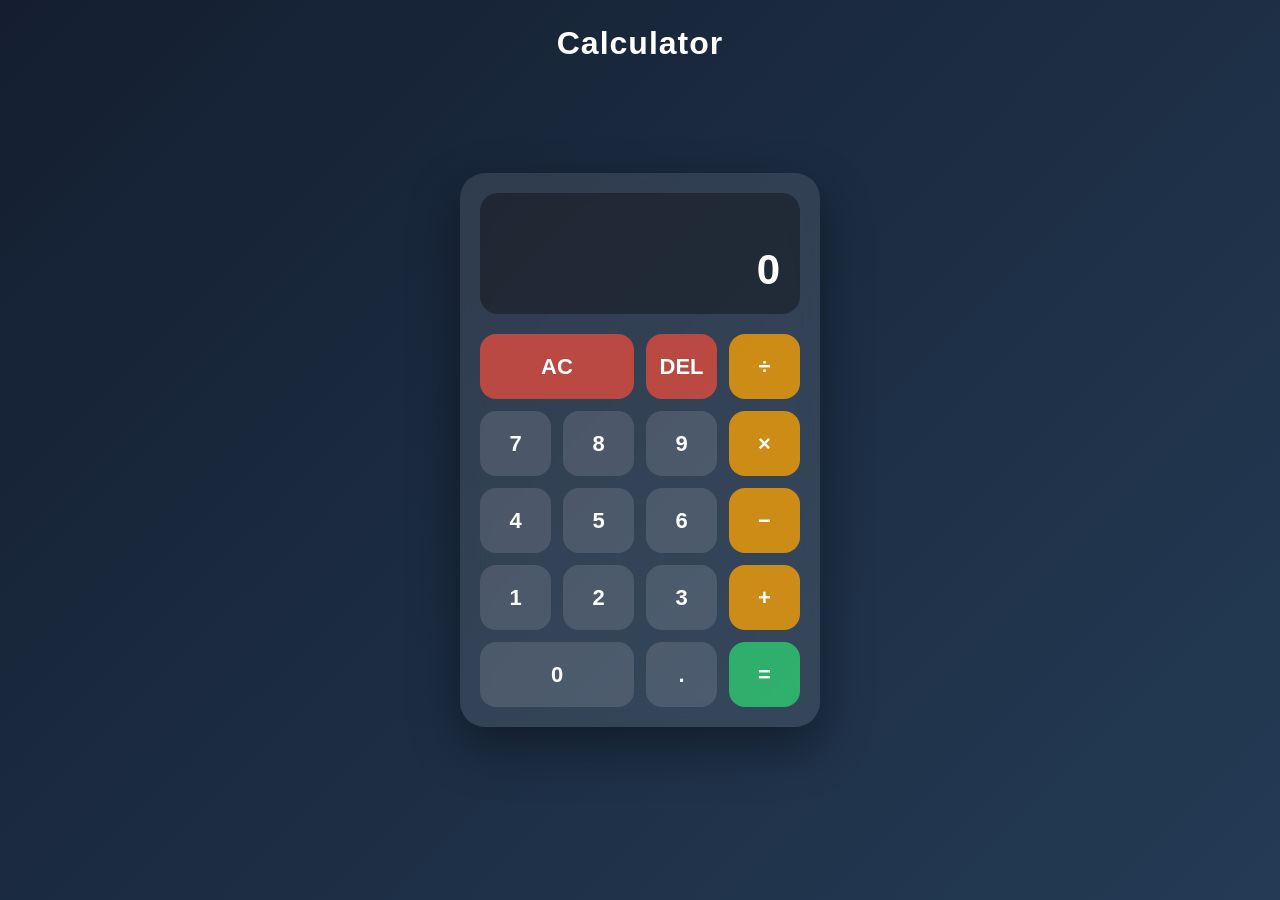
<file: calculator/index.html>
<!DOCTYPE html>
<html lang="en">
<head>
    <meta charset="UTF-8">
    <meta name="viewport" content="width=device-width, initial-scale=1.0">
    <title>Modern Calculator</title>

    <link rel="stylesheet" href="style.css">
</head>

<body>
    <h1 class="title">Calculator</h1>
    <div class="calculator">

        <div class="display">
            <div id="previous-operand"></div>
            <div id="current-operand">0</div>
        </div>

        <div class="buttons">

            <button class="span-two action" data-action="clear">AC</button>
            <button class="action" data-action="delete">DEL</button>
            <button class="operator" data-operator="/">÷</button>

            <button class="number">7</button>
            <button class="number">8</button>
            <button class="number">9</button>
            <button class="operator" data-operator="*">×</button>

            <button class="number">4</button>
            <button class="number">5</button>
            <button class="number">6</button>
            <button class="operator" data-operator="-">−</button>

            <button class="number">1</button>
            <button class="number">2</button>
            <button class="number">3</button>
            <button class="operator" data-operator="+">+</button>

            <button class="number span-two">0</button>
            <button class="number">.</button>
            <button class="equals">=</button>

        </div>

    </div>

    <script src="script.js"></script>

</body>
</html>
</file>
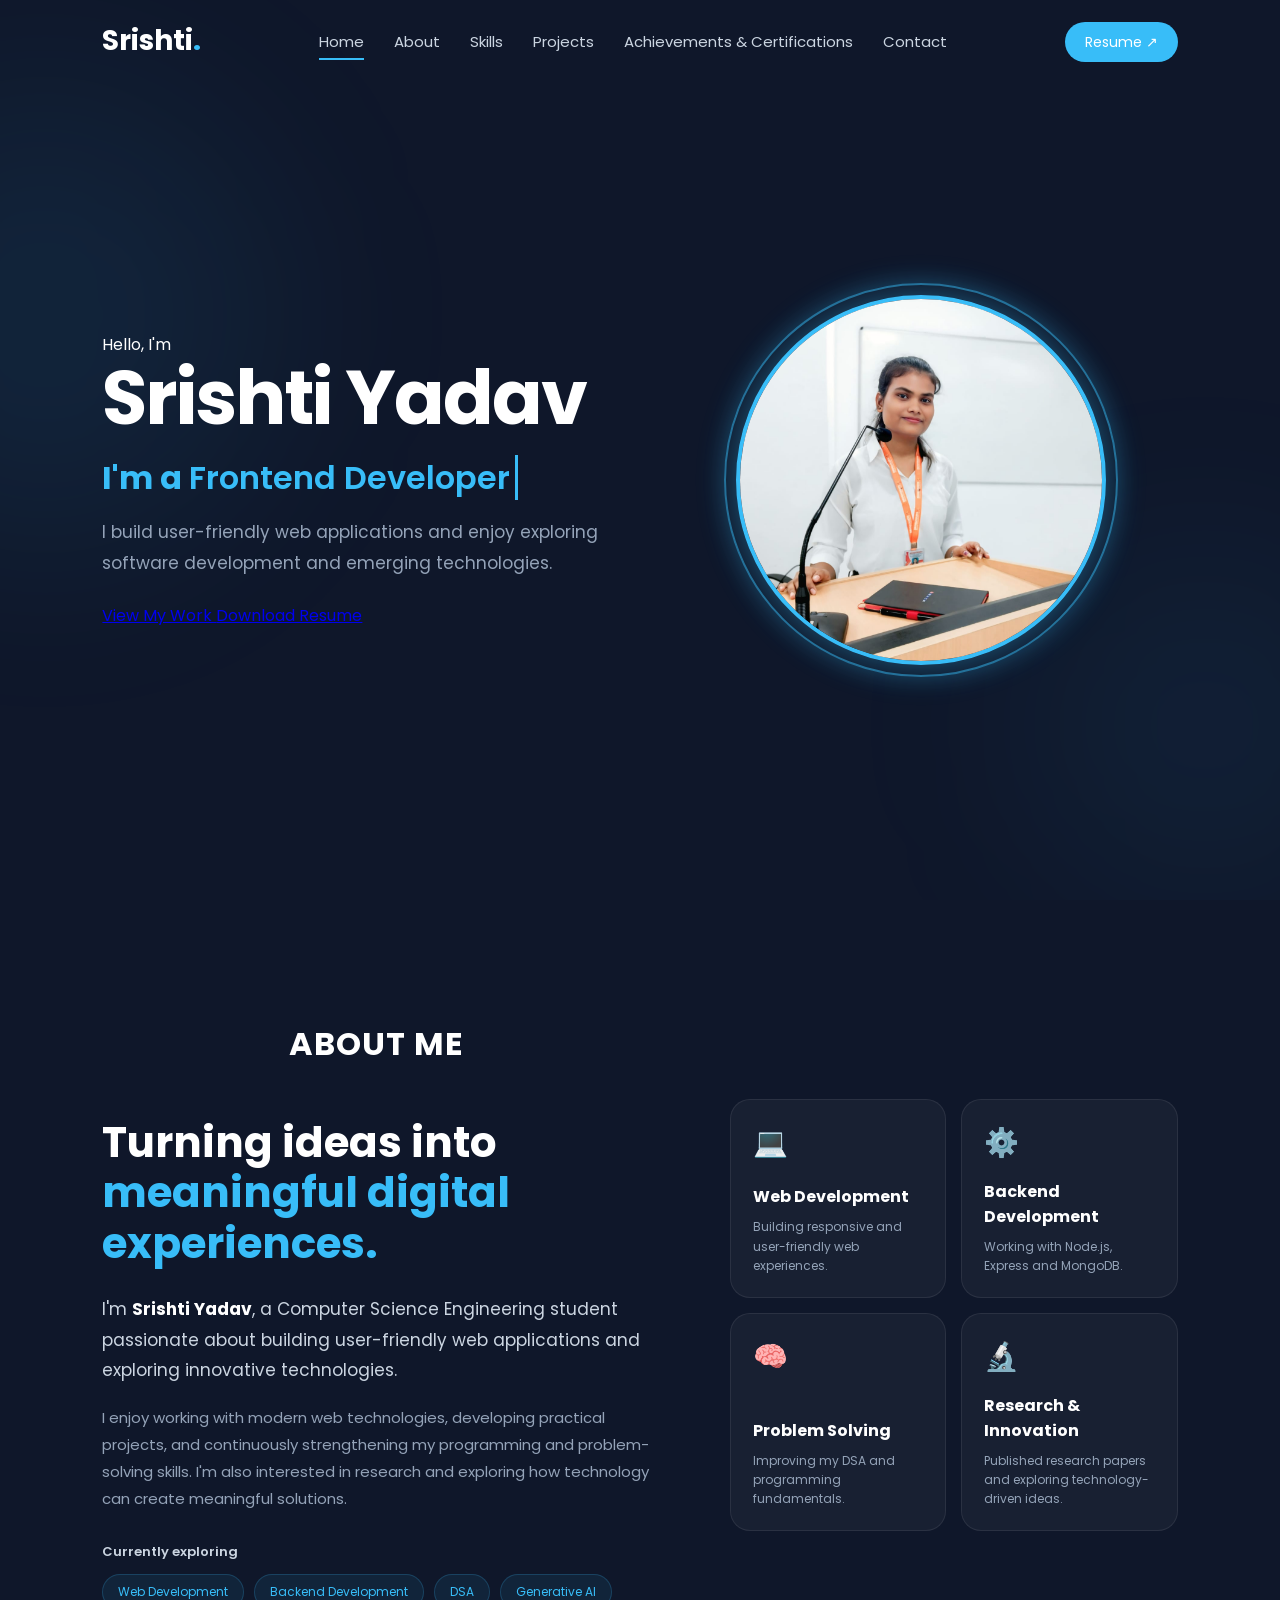
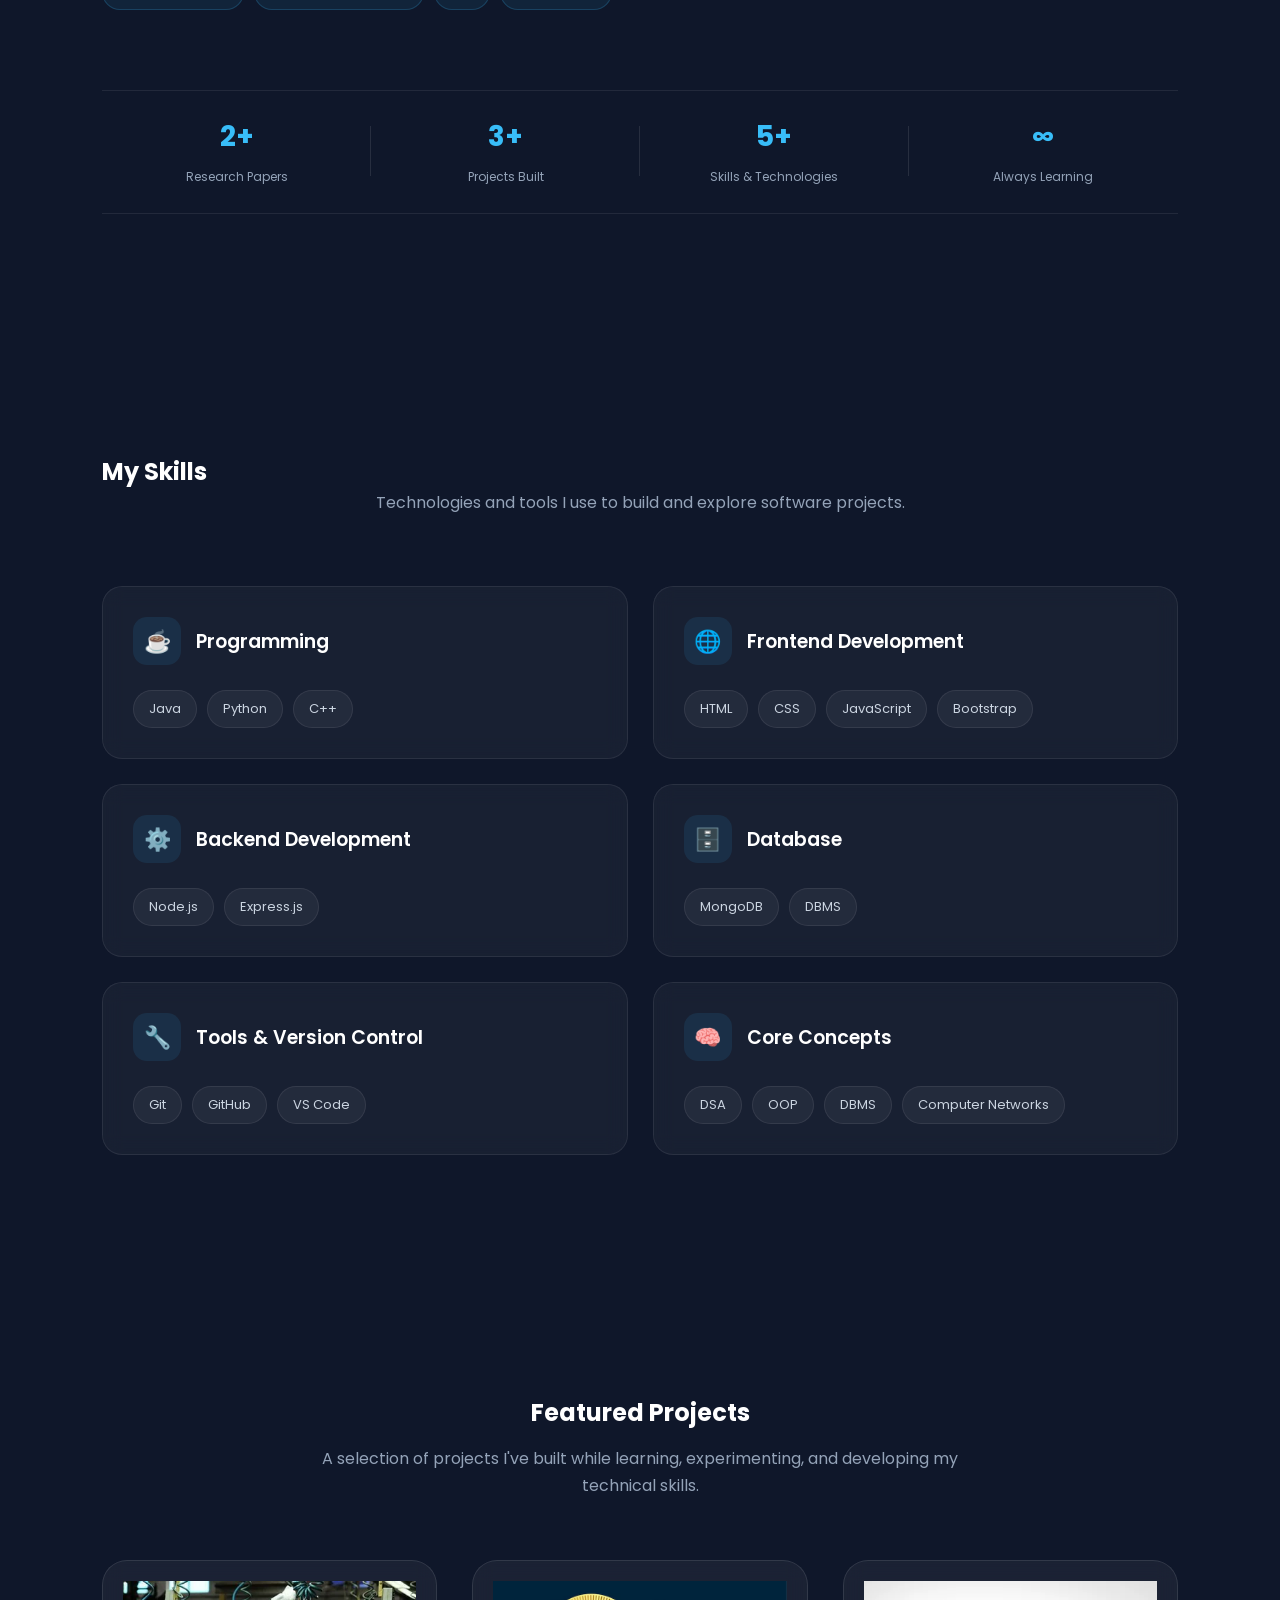
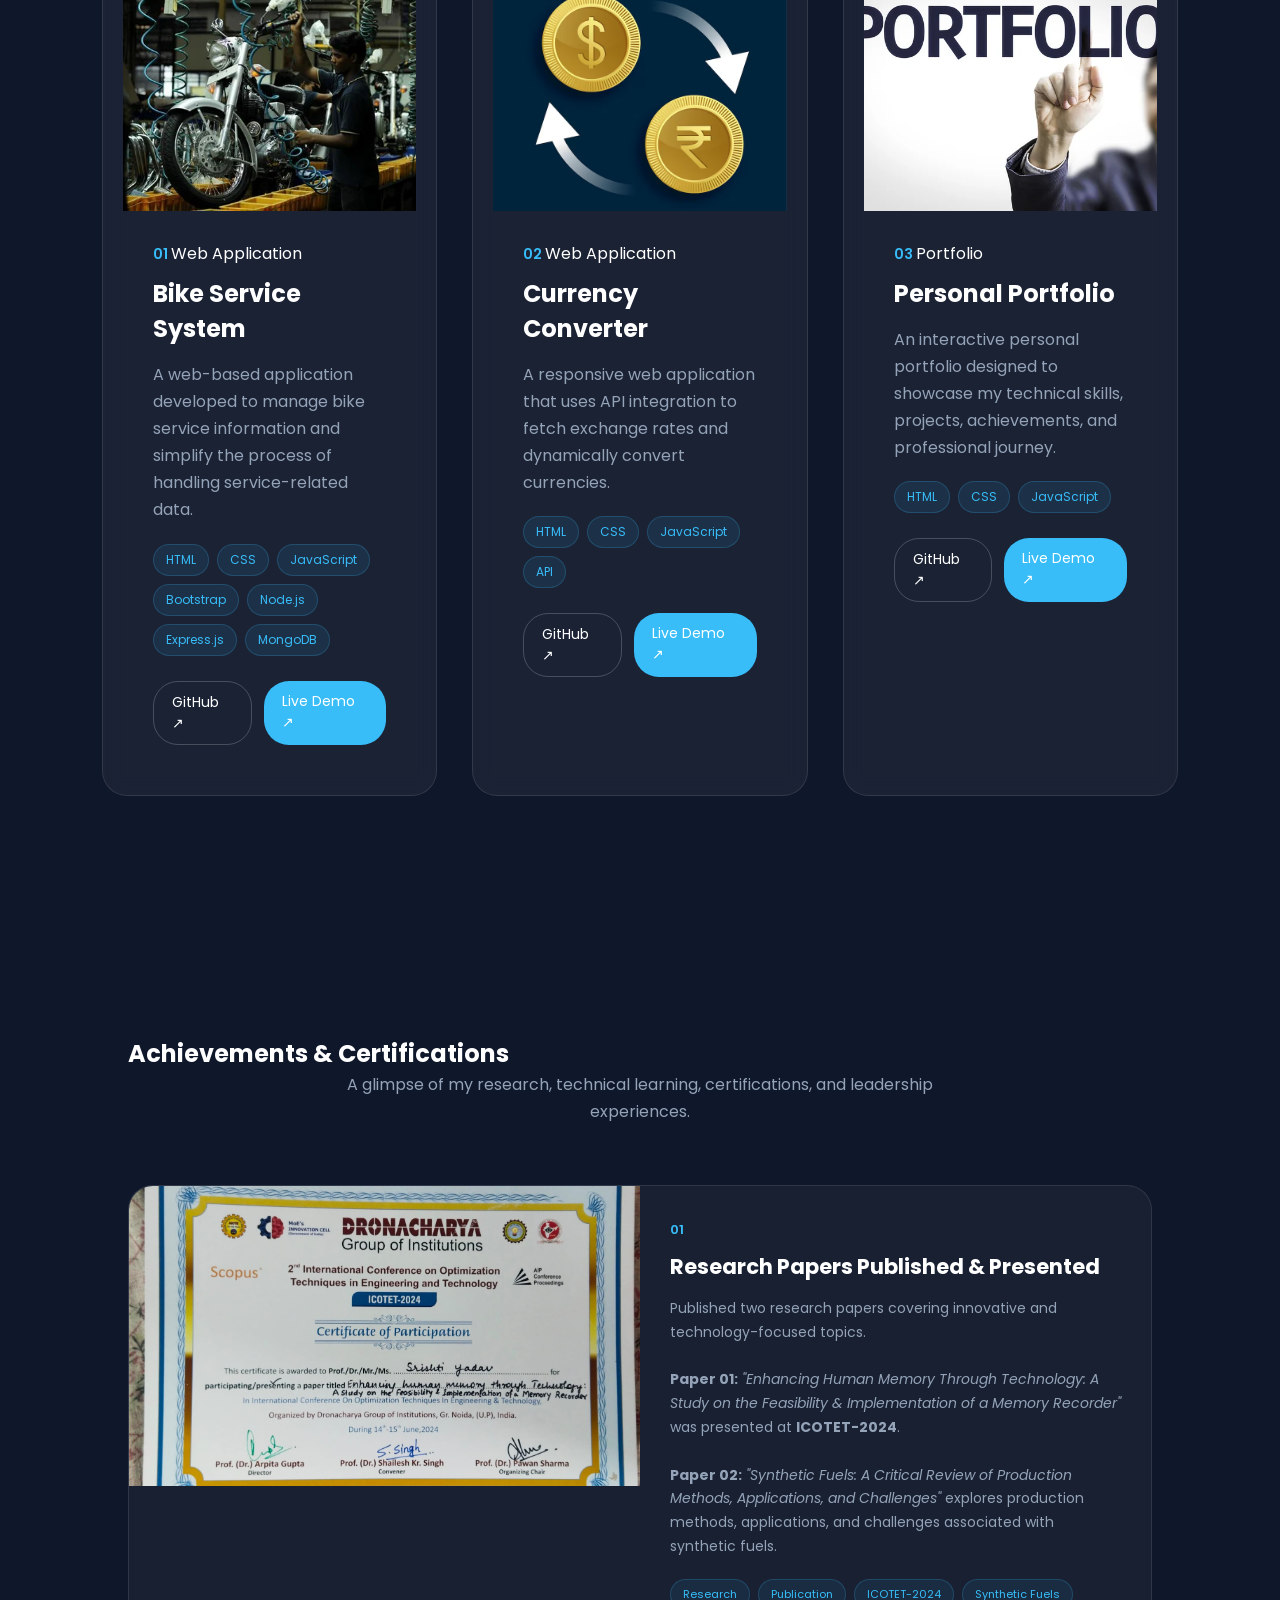
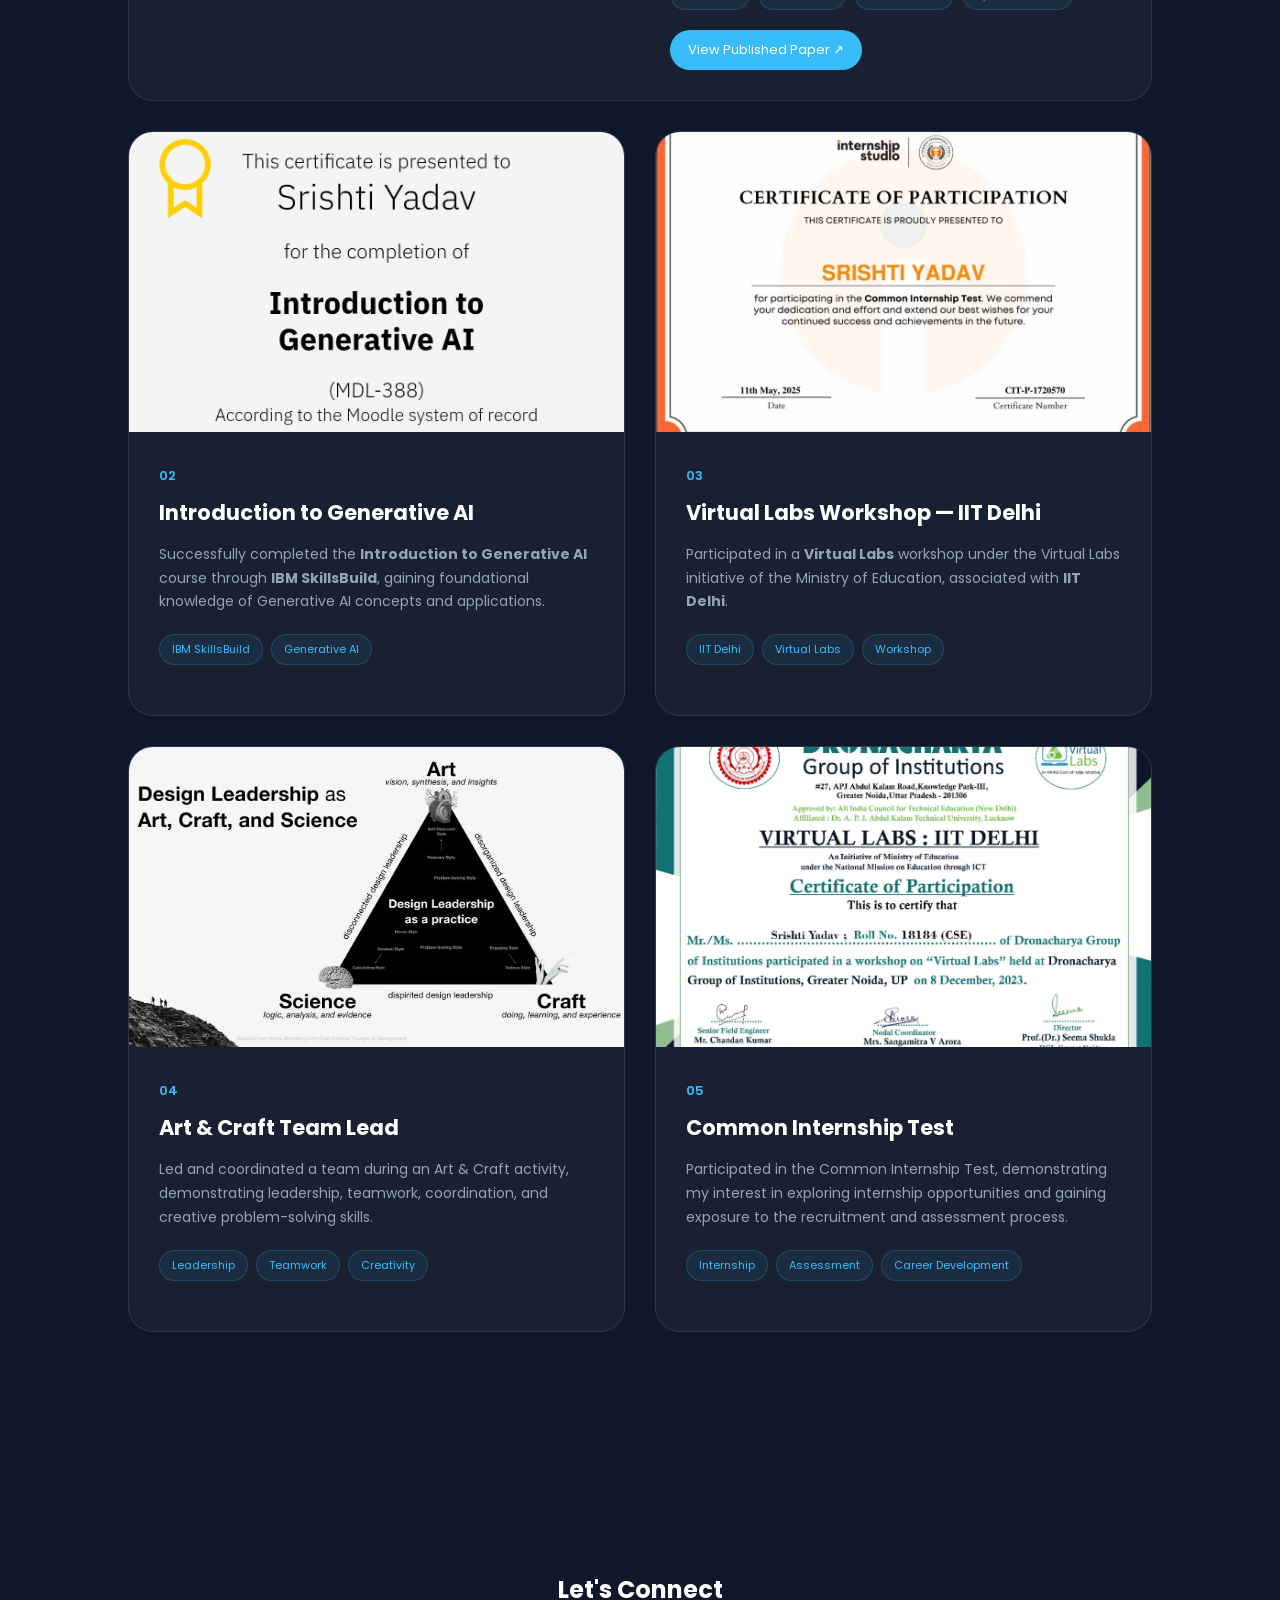
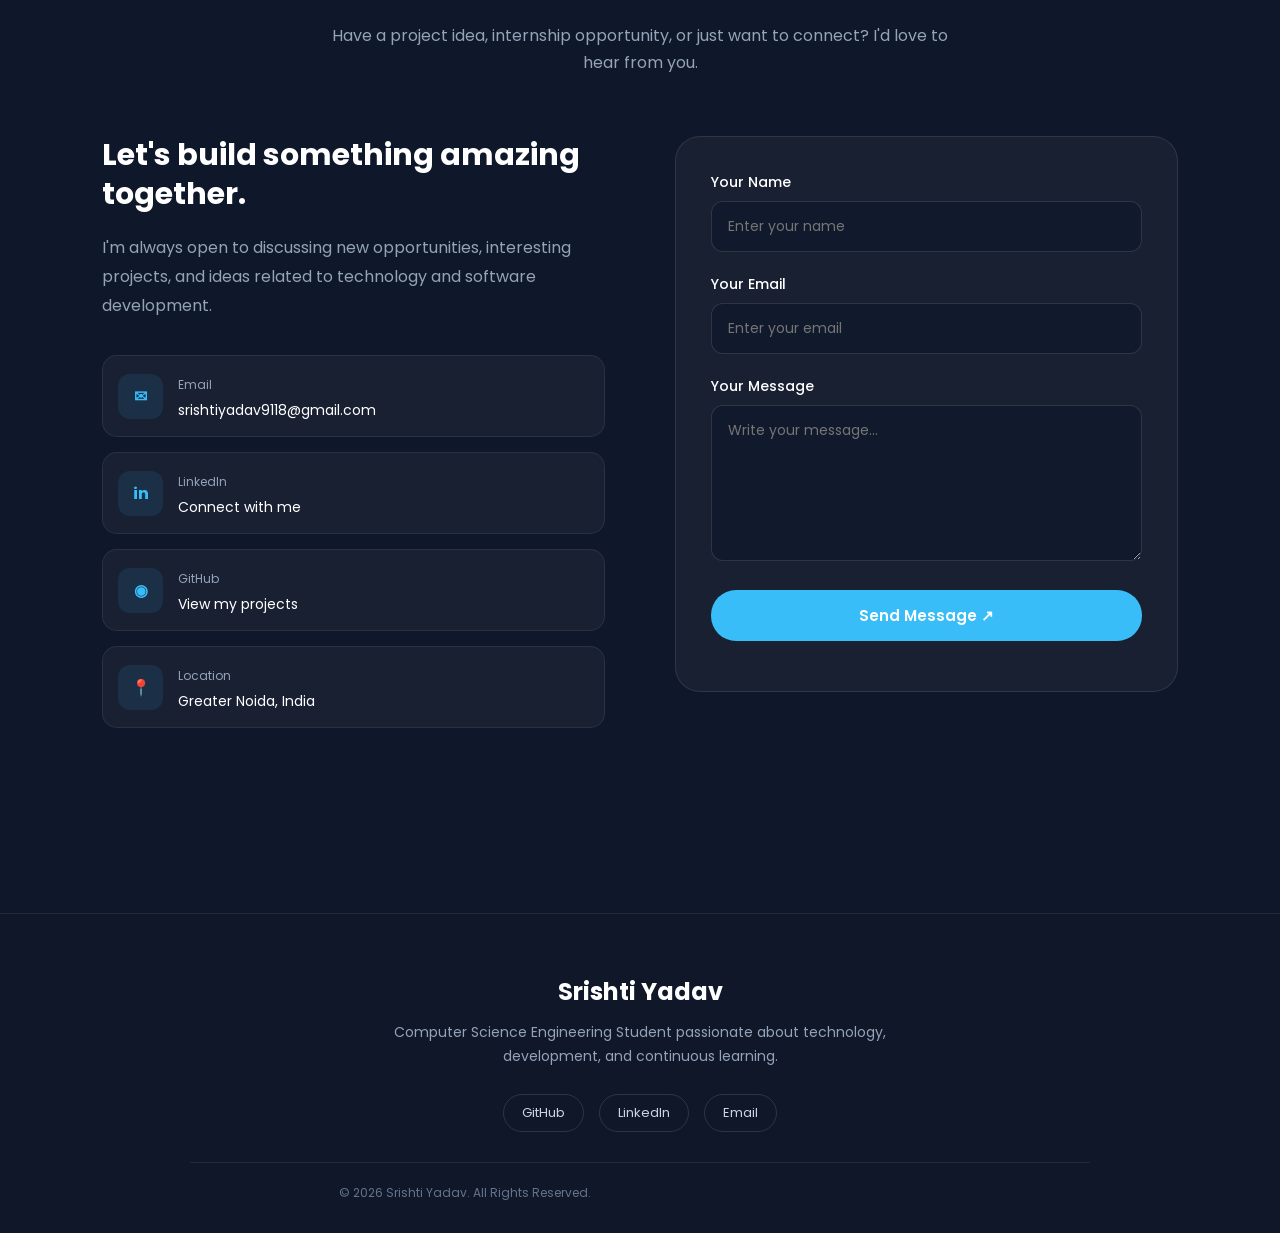
<file: portfolio site/index.html>
<!DOCTYPE html>
<html lang="en">
<head>
    <meta charset="UTF-8">
    <meta name="viewport" content="width=device-width, initial-scale=1.0">
    <title>Srishti Yadav | Portfolio</title>
    <link rel="stylesheet" href="style.css">
</head>
<body>

    <!-- ===== NAVBAR ===== -->
    <header class="navbar">

    <nav>

        <!-- Logo -->
        <a href="#home" class="logo">
            Srishti<span>.</span>
        </a>

        <!-- Navigation Links -->
        <ul class="nav-links">

            <li>
                <a href="#home" class="active">Home</a>
            </li>

            <li>
                <a href="#about">About</a>
            </li>

            <li>
                <a href="#skills">Skills</a>
            </li>

            <li>
                <a href="#projects">Projects</a>
            </li>

            <li>
                <a href="#Achievements">Achievements & Certifications</a>
            </li>

            <li>
                <a href="#contact">Contact</a>
            </li>

        </ul>

        <!-- Right Side -->
        <div class="nav-actions">

            <a href="resume.pdf"
               class="resume-btn"
               download>
                Resume ↗
            </a>

            <!-- Mobile Menu -->
            <div class="menu-icon">
                ☰
            </div>

        </div>

    </nav>

</header>

    <!-- ===== HERO SECTION ===== -->
    <section id="home">

    <div class="hero-content">

        <p class="intro">Hello, I'm</p>

        <h1>Srishti Yadav</h1>

        <h2>
            I'm a <span class="typing-text"></span>
        </h2>

        <p class="description">
            I build user-friendly web applications and enjoy
            exploring software development and emerging technologies.
        </p>

        <div class="hero-buttons">

            <a href="#projects" class="btn primary">
                View My Work
            </a>

            <a href="resume.pdf"
               class="btn secondary"
               download>
                Download Resume
            </a>

        </div>

    </div>

    <div class="hero-image">

        <img src="images/profile.jpeg"
             alt="Srishti Yadav">

    </div>

</section>

    <!-- ===== ABOUT ===== -->
    <!-- ===== ABOUT SECTION ===== -->

<section id="about" class="about-section reveal">

    <div class="about-container">

        <!-- LEFT SIDE -->

        <div class="about-text">

            <span class="about-label">
                ABOUT ME
            </span>

            <h2>
                Turning ideas into
                <span>meaningful digital experiences.</span>
            </h2>

            <p class="about-intro">

                I'm <strong>Srishti Yadav</strong>, a Computer Science
                Engineering student passionate about building
                user-friendly web applications and exploring
                innovative technologies.

            </p>

            <p>

                I enjoy working with modern web technologies,
                developing practical projects, and continuously
                strengthening my programming and problem-solving skills.
                I'm also interested in research and exploring how
                technology can create meaningful solutions.

            </p>

            <div class="about-focus">

                <span>Currently exploring</span>

                <div class="focus-tags">

                    <span>Web Development</span>
                    <span>Backend Development</span>
                    <span>DSA</span>
                    <span>Generative AI</span>

                </div>

            </div>

        </div>


        <!-- RIGHT SIDE -->

        <div class="about-highlights">


            <div class="highlight-card">

                <div class="highlight-icon">
                    💻
                </div>

                <div>

                    <h3>
                        Web Development
                    </h3>

                    <p>
                        Building responsive and
                        user-friendly web experiences.
                    </p>

                </div>

            </div>


            <div class="highlight-card">

                <div class="highlight-icon">
                    ⚙️
                </div>

                <div>

                    <h3>
                        Backend Development
                    </h3>

                    <p>
                        Working with Node.js,
                        Express and MongoDB.
                    </p>

                </div>

            </div>


            <div class="highlight-card">

                <div class="highlight-icon">
                    🧠
                </div>

                <div>

                    <h3>
                        Problem Solving
                    </h3>

                    <p>
                        Improving my DSA and
                        programming fundamentals.
                    </p>

                </div>

            </div>


            <div class="highlight-card">

                <div class="highlight-icon">
                    🔬
                </div>

                <div>

                    <h3>
                        Research & Innovation
                    </h3>

                    <p>
                        Published research papers and
                        exploring technology-driven ideas.
                    </p>

                </div>

            </div>


        </div>

    </div>


    <!-- ===== QUICK HIGHLIGHTS ===== -->

    <div class="about-stats">


        <div class="about-stat">

            <span class="stat-number">
                2+
            </span>

            <span class="stat-label">
                Research Papers
            </span>

        </div>


        <div class="about-stat">

            <span class="stat-number">
                3+
            </span>

            <span class="stat-label">
                Projects Built
            </span>

        </div>


        <div class="about-stat">

            <span class="stat-number">
                5+
            </span>

            <span class="stat-label">
                Skills & Technologies
            </span>

        </div>


        <div class="about-stat">

            <span class="stat-number">
                ∞
            </span>

            <span class="stat-label">
                Always Learning
            </span>

        </div>


    </div>

</section>
    <!-- ===== SKILLS ===== -->
    <!-- ===== SKILLS SECTION ===== -->

<section id="skills" class="reveal">

    <h2 class="section-title">My Skills</h2>

    <p class="section-subtitle">
        Technologies and tools I use to build and explore software projects.
    </p>

    <div class="skills-container">

        <!-- Programming -->
        <!-- Programming -->

<div class="skill-card">

    <div class="skill-card-header">

        <div class="skill-icon">☕</div>

        <h3>Programming</h3>

    </div>

    <div class="skill-tags">

        <span>Java</span>
        <span>Python</span>
        <span>C++</span>

    </div>

</div>


        <!-- Frontend -->
        <div class="skill-card">

            <div class="skill-card-header">
                <div class="skill-icon">🌐</div>
                <h3>Frontend Development</h3>
            </div>

            <div class="skill-tags">
                <span>HTML</span>
                <span>CSS</span>
                <span>JavaScript</span>
                <span>Bootstrap</span>
            </div>

        </div>


        <!-- Backend -->
        <div class="skill-card">

            <div class="skill-card-header">
                <div class="skill-icon">⚙️</div>
                <h3>Backend Development</h3>
            </div>

            <div class="skill-tags">
                <span>Node.js</span>
                <span>Express.js</span>
            </div>

        </div>


        <!-- Database -->
        <div class="skill-card">

            <div class="skill-card-header">
                <div class="skill-icon">🗄️</div>
                <h3>Database</h3>
            </div>

            <div class="skill-tags">
                <span>MongoDB</span>
                <span>DBMS</span>
            </div>

        </div>
        <!-- Tools & Version Control -->
<div class="skill-card">

    <div class="skill-card-header">
        <div class="skill-icon">🔧</div>
        <h3>Tools & Version Control</h3>
    </div>

    <div class="skill-tags">
        <span>Git</span>
        <span>GitHub</span>
        <span>VS Code</span>
    </div>

</div>
<!-- Core Concepts -->

<div class="skill-card">

    <div class="skill-card-header">

        <div class="skill-icon">🧠</div>

        <h3>Core Concepts</h3>

    </div>

    <div class="skill-tags">

        <span>DSA</span>
        <span>OOP</span>
        <span>DBMS</span>
        <span>Computer Networks</span>

    </div>

</div>

    </div>

</section>

     <!-- ===== PROJECTS SECTION ===== -->

<section id="projects" class="reveal">

    <h2 class="section-title">Featured Projects</h2>

    <p class="section-subtitle">
        A selection of projects I've built while learning,
        experimenting, and developing my technical skills.
    </p>


    <div class="projects-container">


        <!-- ================= PROJECT 1 ================= -->

        <div class="project-card">

            <div class="project-image">

                <img src="images/bike-service.png"
                     alt="Bike Service System Project">

                <div class="project-overlay">

                    <span class="project-type">
                        Full Stack Project
                    </span>

                </div>

            </div>


            <div class="project-content">

                <div class="project-top">

                    <span class="project-number">
                        01
                    </span>

                    <span class="project-category">
                        Web Application
                    </span>

                </div>


                <h3>Bike Service System</h3>


                <p>
                    A web-based application developed to manage
                    bike service information and simplify the
                    process of handling service-related data.
                </p>


                <div class="tech-stack">

                    <span>HTML</span>
                    <span>CSS</span>
                    <span>JavaScript</span>
                    <span>Bootstrap</span>
                    <span>Node.js</span>
                    <span>Express.js</span>
                    <span>MongoDB</span>

                </div>


                <div class="project-buttons">

                    <!-- Replace with your actual GitHub URL -->

                    <a href="YOUR_GITHUB_LINK"
                       target="_blank"
                       rel="noopener noreferrer"
                       class="github-btn">

                        GitHub ↗

                    </a>


                    <!-- Add only if you have a deployed project -->

                    <a href="YOUR_LIVE_DEMO_LINK"
                       target="_blank"
                       rel="noopener noreferrer"
                       class="demo-btn">

                        Live Demo ↗

                    </a>

                </div>

            </div>

        </div>



        <!-- ================= PROJECT 2 ================= -->

        <div class="project-card">

            <div class="project-image">

                <img src="images/currency-converter.png"
                     alt="Currency Converter Project">

                <div class="project-overlay">

                    <span class="project-type">
                        API Based Project
                    </span>

                </div>

            </div>


            <div class="project-content">

                <div class="project-top">

                    <span class="project-number">
                        02
                    </span>

                    <span class="project-category">
                        Web Application
                    </span>

                </div>


                <h3>Currency Converter</h3>


                <p>
                    A responsive web application that uses API
                    integration to fetch exchange rates and
                    dynamically convert currencies.
                </p>


                <div class="tech-stack">

                    <span>HTML</span>
                    <span>CSS</span>
                    <span>JavaScript</span>
                    <span>API</span>

                </div>


                <div class="project-buttons">

                    <a href="YOUR_GITHUB_LINK"
                       target="_blank"
                       rel="noopener noreferrer"
                       class="github-btn">

                        GitHub ↗

                    </a>


                    <a href="YOUR_LIVE_DEMO_LINK"
                       target="_blank"
                       rel="noopener noreferrer"
                       class="demo-btn">

                        Live Demo ↗

                    </a>

                </div>

            </div>

        </div>



        <!-- ================= PROJECT 3 ================= -->

        <div class="project-card">

            <div class="project-image">

                <img src="images/portfolio.png"
                     alt="Personal Portfolio Website">

                <div class="project-overlay">

                    <span class="project-type">
                        Personal Project
                    </span>

                </div>

            </div>


            <div class="project-content">

                <div class="project-top">

                    <span class="project-number">
                        03
                    </span>

                    <span class="project-category">
                        Portfolio
                    </span>

                </div>


                <h3>Personal Portfolio</h3>


                <p>
                    An interactive personal portfolio designed
                    to showcase my technical skills, projects,
                    achievements, and professional journey.
                </p>


                <div class="tech-stack">

                    <span>HTML</span>
                    <span>CSS</span>
                    <span>JavaScript</span>

                </div>


                <div class="project-buttons">

                    <a href="YOUR_GITHUB_LINK"
                       target="_blank"
                       rel="noopener noreferrer"
                       class="github-btn">

                        GitHub ↗

                    </a>


                    <a href="YOUR_LIVE_DEMO_LINK"
                       target="_blank"
                       rel="noopener noreferrer"
                       class="demo-btn">

                        Live Demo ↗

                    </a>

                </div>

            </div>

        </div>


    </div>

</section>


    <!-- ===== ACHIEVEMENTS & CERTIFICATIONS SECTION ===== -->

<!-- ===== ACHIEVEMENTS & CERTIFICATIONS SECTION ===== -->

<section id="Achievements" class="reveal">

    <h2 class="section-title">
        Achievements & Certifications
    </h2>

    <p class="section-subtitle">
        A glimpse of my research, technical learning,
        certifications, and leadership experiences.
    </p>


    <div class="achievements-container">


        <!-- ================= RESEARCH PAPERS ================= -->

        <div class="achievement-card research-card">

            <div class="achievement-image">

                <img src="images/icotet-certificate.jpeg"
                     alt="ICOTET 2024 Research Paper Certificate">

                <div class="achievement-overlay">

    <a href="images/icotet-certificate.jpeg"
       target="_blank"
       rel="noopener noreferrer">

        View Certificate ↗

    </a>

</div>

            </div>


            <div class="achievement-content">

                <span class="achievement-number">
                    01
                </span>

                <h3>
                    Research Papers Published & Presented
                </h3>

                <p>

                    Published two research papers covering
                    innovative and technology-focused topics.

                    <br><br>

                    <strong>Paper 01:</strong>

                    <em>
                        "Enhancing Human Memory Through Technology:
                        A Study on the Feasibility & Implementation
                        of a Memory Recorder"
                    </em>

                    was presented at
                    <strong>ICOTET-2024</strong>.

                    <br><br>

                    <strong>Paper 02:</strong>

                    <em>
                        "Synthetic Fuels: A Critical Review of
                        Production Methods, Applications,
                        and Challenges"
                    </em>

                    explores production methods, applications,
                    and challenges associated with synthetic fuels.

                </p>


                <div class="achievement-tags">

                    <span>Research</span>

                    <span>Publication</span>

                    <span>ICOTET-2024</span>

                    <span>Synthetic Fuels</span>

                </div>


                <!-- Link available for second paper -->

                <a href="https://doi.org/10.1063/5.0286738"
                   target="_blank"
                   rel="noopener noreferrer"
                   class="achievement-btn">

                    View Published Paper ↗

                </a>

            </div>

        </div>



        <!-- ================= IBM GENERATIVE AI ================= -->

        <div class="achievement-card">

            <div class="achievement-image">

                <img src="images/ibm-generative-ai.jpeg"
                     alt="IBM SkillsBuild Generative AI Certificate">

               <div class="achievement-overlay">

    <a href="images/ibm-generative-ai.jpeg"
       target="_blank"
       rel="noopener noreferrer">

        View Certificate ↗

    </a>

</div>

            </div>


            <div class="achievement-content">

                <span class="achievement-number">
                    02
                </span>

                <h3>
                    Introduction to Generative AI
                </h3>

                <p>

                    Successfully completed the
                    <strong>Introduction to Generative AI</strong>
                    course through <strong>IBM SkillsBuild</strong>,
                    gaining foundational knowledge of Generative AI
                    concepts and applications.

                </p>


                <div class="achievement-tags">

                    <span>IBM SkillsBuild</span>

                    <span>Generative AI</span>

                </div>

            </div>

        </div>



        <!-- ================= VIRTUAL LABS ================= -->

        <div class="achievement-card">

            <div class="achievement-image">

                <img src="images/virtual-labs.jpeg"
                     alt="Virtual Labs IIT Delhi Certificate">

                <div class="achievement-overlay">

    <a href="images/virtual-labs.jpeg"
       target="_blank"
       rel="noopener noreferrer">

        View Certificate ↗

    </a>

</div>

            </div>


            <div class="achievement-content">

                <span class="achievement-number">
                    03
                </span>

                <h3>
                    Virtual Labs Workshop — IIT Delhi
                </h3>

                <p>

                    Participated in a
                    <strong>Virtual Labs</strong> workshop
                    under the Virtual Labs initiative of the
                    Ministry of Education, associated with
                    <strong>IIT Delhi</strong>.

                </p>


                <div class="achievement-tags">

                    <span>IIT Delhi</span>

                    <span>Virtual Labs</span>

                    <span>Workshop</span>

                </div>

            </div>

        </div>



        <!-- ================= ART & CRAFT TEAM LEAD ================= -->

        <div class="achievement-card leadership-card">

           <div class="achievement-image">

        <img src="images/art-craft.jpg"
             alt="Art and Craft Team Leadership">

    </div>


            <div class="achievement-content">

                <span class="achievement-number">
                    04
                </span>


                <h3>
                    Art & Craft Team Lead
                </h3>
                

                <p>

                    Led and coordinated a team during an
                    Art & Craft activity, demonstrating
                    leadership, teamwork, coordination,
                    and creative problem-solving skills.

                </p>


                <div class="achievement-tags">

                    <span>Leadership</span>

                    <span>Teamwork</span>

                    <span>Creativity</span>

                </div>

            </div>

        </div>
       <!-- ================= COMMON INTERNSHIP TEST ================= -->

<div class="achievement-card">

    <div class="achievement-image">

        <img src="images/common-internship-test.jpeg"
             alt="Common Internship Test Certificate">

        <div class="achievement-overlay">

    <a href="images/common-internship-test.jpeg"
       target="_blank"
       rel="noopener noreferrer">

        View Certificate ↗

    </a>

</div>

    </div>


    <div class="achievement-content">

        <span class="achievement-number">
            05
        </span>

        <h3>
            Common Internship Test
        </h3>

        <p>
            Participated in the Common Internship Test,
            demonstrating my interest in exploring internship
            opportunities and gaining exposure to the recruitment
            and assessment process.
        </p>


        <div class="achievement-tags">

            <span>Internship</span>

            <span>Assessment</span>

            <span>Career Development</span>

        </div>

    </div>

</div> 

    </div>

</section>

   <!-- ===== CONTACT ===== -->
    <!-- ===== CONTACT SECTION ===== -->

<section id="contact" class="reveal">

    <h2 class="section-title">
        Let's Connect
    </h2>

    <p class="section-subtitle">
        Have a project idea, internship opportunity, or just want to connect?
        I'd love to hear from you.
    </p>


    <div class="contact-container">


        <!-- ===== CONTACT INFO ===== -->

        <div class="contact-info">

            <h3>
                Let's build something amazing together.
            </h3>

            <p>
                I'm always open to discussing new opportunities,
                interesting projects, and ideas related to technology
                and software development.
            </p>


            <!-- Email -->

            <a href="mailto:your-email@gmail.com"
               class="contact-item">

                <span class="contact-icon">
                    ✉
                </span>

                <div>
                    <small>Email</small>
                    <p>srishtiyadav9118@gmail.com</p>
                </div>

            </a>


            <!-- LinkedIn -->

            <a href="#"
               target="_blank"
               class="contact-item">

                <span class="contact-icon">
                    in
                </span>

                <div>
                    <small>LinkedIn</small>
                    <p>Connect with me</p>
                </div>

            </a>


            <!-- GitHub -->

            <a href="#"
               target="_blank"
               class="contact-item">

                <span class="contact-icon">
                    ◉
                </span>

                <div>
                    <small>GitHub</small>
                    <p>View my projects</p>
                </div>

            </a>


            <!-- Location -->

            <div class="contact-item">

                <span class="contact-icon">
                    📍
                </span>

                <div>
                    <small>Location</small>
                    <p>Greater Noida, India</p>
                </div>

            </div>

        </div>



        <!-- ===== CONTACT FORM ===== -->

        <div class="contact-form">

            <form id="contactForm">


                <div class="form-group">

                    <label for="name">
                        Your Name
                    </label>

                    <input
                        type="text"
                        id="name"
                        placeholder="Enter your name"
                        required
                    >

                </div>


                <div class="form-group">

                    <label for="email">
                        Your Email
                    </label>

                    <input
                        type="email"
                        id="email"
                        placeholder="Enter your email"
                        required
                    >

                </div>


                <div class="form-group">

                    <label for="message">
                        Your Message
                    </label>

                    <textarea
                        id="message"
                        rows="6"
                        placeholder="Write your message..."
                        required
                    ></textarea>

                </div>


                <button
                    type="submit"
                    class="contact-btn">

                    Send Message ↗

                </button>


                <p
                    id="form-message"
                    class="form-message">
                </p>

            </form>

        </div>

    </div>

</section>

    <!-- ===== FOOTER ===== -->

  <!-- ===== BACK TO TOP BUTTON ===== -->

<a href="#home"
   class="back-to-top"
   aria-label="Back to top">

    ↑

</a>


<!-- ===== FOOTER ===== -->

<footer class="footer">

    <div class="footer-content">

        <h3>Srishti Yadav</h3>

        <p>
            Computer Science Engineering Student
            passionate about technology, development,
            and continuous learning.
        </p>


        <!-- Social Links -->

        <div class="footer-socials">

            <a href=" https://github.com/srishti0503/bikesservice.com"
               target="_blank"
               rel="noopener noreferrer"
               aria-label="GitHub">

                GitHub

            </a>


            <a href="https://www.linkedin.com/in/srishti-yadav-301176306?"
               target="_blank"
               rel="noopener noreferrer"
               aria-label="LinkedIn">

                LinkedIn

            </a>


            <a href="mailto:your-email@gmail.com"
               aria-label="Email">

                Email

            </a>

        </div>


        <div class="footer-line"></div>


        <p class="copyright">

            © 2026 Srishti Yadav.
            All Rights Reserved.

        </p>

    </div>

</footer>  

<!--javascrip link-->

 <script src="script.js"></script>   

</body>
</html>
</file>
<file: calculator/style.css>
* {
    margin: 0;
    padding: 0;
    box-sizing: border-box;
}

body {
    min-height: 100vh;
    display: flex;
    justify-content: center;
    align-items: center;
    font-family: Arial, sans-serif;
    background: linear-gradient(135deg, #141e30, #243b55);
    padding: 20px;
}

.title {
    position: absolute;
    top: 25px;
    left: 50%;
    transform: translateX(-50%);
    color: white;
    font-size: 32px;
    font-weight: 700;
    letter-spacing: 1px;
    text-align: center;
}

.calculator {
    width: 360px;
    max-width: 100%;
    padding: 20px;
    border-radius: 25px;
    background: rgba(255, 255, 255, 0.1);
    box-shadow: 0 20px 50px rgba(0, 0, 0, 0.4);
    backdrop-filter: blur(12px);
}

.display {
    min-height: 120px;
    padding: 20px;
    margin-bottom: 20px;
    border-radius: 18px;
    background: rgba(0, 0, 0, 0.35);
    color: white;
    text-align: right;
    display: flex;
    flex-direction: column;
    justify-content: flex-end;
    overflow: hidden;
}

#previous-operand {
    min-height: 25px;
    font-size: 18px;
    color: #bdbdbd;
    margin-bottom: 8px;
}

#current-operand {
    font-size: 42px;
    font-weight: bold;
    word-wrap: break-word;
    word-break: break-all;
}

.buttons {
    display: grid;
    grid-template-columns: repeat(4, 1fr);
    gap: 12px;
}

button {
    height: 65px;
    border: none;
    border-radius: 16px;
    font-size: 22px;
    font-weight: bold;
    cursor: pointer;
    color: white;
    background: rgba(255, 255, 255, 0.12);
    transition: all 0.2s ease;
}

button:hover {
    transform: translateY(-2px);
    background: rgba(255, 255, 255, 0.2);
}

button:active {
    transform: scale(0.95);
}

.operator {
    background: rgba(255, 165, 0, 0.75);
}

.operator:hover {
    background: rgba(255, 165, 0, 0.9);
}

.equals {
    background: rgba(46, 204, 113, 0.8);
}

.equals:hover {
    background: rgba(46, 204, 113, 1);
}

.action {
    background: rgba(231, 76, 60, 0.75);
}

.action:hover {
    background: rgba(231, 76, 60, 0.9);
}

.span-two {
    grid-column: span 2;
}

@media (max-width: 400px) {
    .calculator {
        padding: 15px;
    }

    button {
        height: 58px;
        font-size: 20px;
    }

    #current-operand {
        font-size: 34px;
    }
}
@media (max-width: 400px) {
    .title {
        top: 30px;
        font-size: 26px;
    }
}
</file>
<file: portfolio site/style.css>
/* Google Font */
@import url('https://fonts.googleapis.com/css2?family=Poppins:wght@300;400;500;600;700&display=swap');

*{
    margin:0;
    padding:0;
    box-sizing:border-box;
    font-family:'Poppins',sans-serif;
    scroll-behavior:smooth;
}

body{
    background:#0f172a;
    color:white;
}

/* NAVBAR */
/* ============================= */

.navbar{

    position:fixed;

    top:0;

    left:0;

    width:100%;

    z-index:1000;

    padding:
    20px 8%;

    transition:.4s;

}

.navbar nav{

    display:flex;

    align-items:center;

    justify-content:space-between;

    max-width:1400px;

    margin:auto;

}

.logo{

    font-size:28px;

    font-weight:700;

    color:white;

    text-decoration:none;

}

.logo span{

    color:#38bdf8;

}

.nav-links{

    display:flex;

    gap:30px;

    list-style:none;

}

.nav-links a{

    color:#cbd5e1;

    text-decoration:none;

    font-size:15px;

    position:relative;

    transition:.3s;

}

.nav-links a:hover{

    color:#38bdf8;

}


.nav-links a::after{

    content:"";

    position:absolute;

    bottom:-8px;

    left:0;

    width:0;

    height:2px;

    background:#38bdf8;

    transition:.3s;

}

.nav-links a:hover::after,
.nav-links a.active::after{

    width:100%;

}
/*glassmorphism navbar (Navbar ko scroll karne par glass effect dene ke liye:)*/

.navbar.scrolled{

    background:
    rgba(15,23,42,0.75);

    backdrop-filter:
    blur(15px);

    -webkit-backdrop-filter:
    blur(15px);

    border-bottom:
    1px solid
    rgba(255,255,255,0.1);

}

/*resume button*/
.resume-btn{

    text-decoration:none;

    color:white;

    background:#38bdf8;

    padding:
    10px 20px;

    border-radius:25px;

    font-size:14px;

    transition:.3s;

}

.resume-btn:hover{

    transform:translateY(-3px);

    box-shadow:
    0 5px 20px
    rgba(56,189,248,0.4);

}

/*Mobile Menu Icon*/

.menu-icon{

    display:none;

    font-size:25px;

    cursor:pointer;

    color:white;

}

/*Mobile Responsive Navbar*/
@media(max-width:900px){

    .nav-links{

        position:absolute;

        top:80px;

        left:0;

        width:100%;

        background:
        rgba(15,23,42,0.95);

        backdrop-filter:
        blur(15px);

        flex-direction:column;

        align-items:center;

        padding:30px;

        gap:25px;

        display:none;

    }


    .nav-links.active{

        display:flex;

    }


    .menu-icon{

        display:block;

    }


    .resume-btn{

        display:none;

    }

}

/* Sections */
section{
    min-height:100vh;
    padding:120px 10%;
}

/* Hero */
#home{
    display:flex;
    justify-content:space-between;
    align-items:center;
    gap:50px;
}

.hero-content h1{
   font-size: clamp(45px, 6vw, 75px);
    line-height: 1.1;
    font-weight: 700;
    letter-spacing: -2px;  
}

.hero-content h2{
    color:#38bdf8;
    margin: 15px 0;
    font-size: 2rem;
}
.description{
    max-width:550px;
    line-height:1.8;
    margin-top:15px;
}

.hero-image{
    width: 500px;
    height: 500px;
    position: relative;
    align-content: center;
    display:flex;
    justify-content:center;
}

.hero-image img{
    width: 470px;
    height:470px;
    border-radius:50%;
    object-fit:cover;
    border:5px solid #38bdf8;
    box-shadow:0 0 30px rgba(56, 189, 248, 0.4);
}
.hero-image img{
    animation:float 4s ease-in-out infinite;
}

.typing-text {
    color: #38bdf8;
    font-weight: 600;
}

.hero-content .description {
    max-width: 600px;
    line-height: 1.8;
    color: #94a3b8;
    font-size: 17px;
}

@keyframes float{

    0%{
        transform:translateY(0);
    }

    50%{
        transform:translateY(-20px);
    }

    100%{
        transform:translateY(0);
    }

}
.hero-buttons{
    margin-top:25px;
}

.hero-buttons button{
    padding:14px 28px;
    border:none;
    border-radius:30px;
    background:#38bdf8;
    color:white;
    font-size:1rem;
    cursor:pointer;
    transition:.4s;
    margin-right:15px;
    cursor:pointer;
}
.hero-buttons button:hover{
    transform:translateY(-5px);
    box-shadow:0 0 25px #38bdf8;
}

.typing-text {
    color: #38bdf8;
    border-right: 3px solid #38bdf8;
    padding-right: 5px;
    animation: blinkCursor 0.7s infinite;
}

@keyframes blinkCursor {

    50% {
        border-color: transparent;
    }

}
/*About*/
/* ============================= */
/* ============================= */
/* ABOUT SECTION */
/* ============================= */

.about-section {

    padding: 120px 8%;

}


/* Main Container */

.about-container {

    max-width: 1100px;

    margin: 0 auto;

    display: grid;

    grid-template-columns:
    1.1fr 0.9fr;

    gap: 80px;

    align-items: center;

}


/* ============================= */
/* LEFT CONTENT */
/* ============================= */

.about-label {
    display: block;
    text-align: center;
    color: white;
    font-size: 32px;
    font-weight: 700;
    letter-spacing: 1px;
    margin-bottom: 50px;
}

.about-text h2 {

    font-size: 42px;

    line-height: 1.2;

    margin: 0 0 25px;

    max-width: 600px;

}


.about-text h2 span {

    color: #38bdf8;

}


.about-text p {

    color: #94a3b8;

    line-height: 1.8;

    font-size: 15px;

    margin-bottom: 18px;

}


.about-intro {

    font-size: 17px !important;

    color: #cbd5e1 !important;

}


.about-intro strong {

    color: white;

}


/* ============================= */
/* CURRENTLY EXPLORING */
/* ============================= */

.about-focus {

    margin-top: 30px;

}


.about-focus > span {

    display: block;

    color: #cbd5e1;

    font-size: 13px;

    margin-bottom: 12px;

    font-weight: 600;

}


.focus-tags {

    display: flex;

    flex-wrap: wrap;

    gap: 10px;

}


.focus-tags span {

    padding: 8px 15px;

    border-radius: 20px;

    font-size: 12px;

    color: #38bdf8;

    background:
    rgba(56,189,248,0.08);

    border:
    1px solid
    rgba(56,189,248,0.2);

    transition: 0.3s ease;

}


.focus-tags span:hover {

    background: #38bdf8;

    color: white;

    transform:
    translateY(-3px);

}


/* ============================= */
/* HIGHLIGHT CARDS */
/* ============================= */

.about-highlights {

    display: grid;

    grid-template-columns:
    1fr 1fr;

    gap: 15px;

}


.highlight-card {

    padding: 22px;

    min-height: 150px;

    display: flex;

    flex-direction: column;

    justify-content: space-between;

    border-radius: 20px;

    background:
    rgba(255,255,255,0.04);

    border:
    1px solid
    rgba(255,255,255,0.08);

    transition:
    0.4s ease;

}


.highlight-card:hover {

    transform:
    translateY(-8px);

    border-color:
    #38bdf8;

    background:
    rgba(56,189,248,0.06);

    box-shadow:
    0 15px 35px
    rgba(56,189,248,0.12);

}


.highlight-icon {

    font-size: 28px;

    margin-bottom: 15px;

}


.highlight-card h3 {

    font-size: 16px;

    margin: 0 0 8px;

}


.highlight-card p {

    color: #94a3b8;

    font-size: 12px;

    line-height: 1.6;

    margin: 0;

}


/* ============================= */
/* ABOUT STATS */
/* ============================= */

.about-stats {

    max-width: 1100px;

    margin: 80px auto 0;

    padding:
    25px 0;

    display: grid;

    grid-template-columns:
    repeat(4, 1fr);

    border-top:
    1px solid
    rgba(255,255,255,0.08);

    border-bottom:
    1px solid
    rgba(255,255,255,0.08);

}


.about-stat {

    text-align: center;

    position: relative;

}


.about-stat:not(:last-child)::after {

    content: "";

    position: absolute;

    right: 0;

    top: 10px;

    height: 50px;

    width: 1px;

    background:
    rgba(255,255,255,0.1);

}


.stat-number {

    display: block;

    color: #38bdf8;

    font-size: 28px;

    font-weight: 700;

    margin-bottom: 5px;

}


.stat-label {

    color: #94a3b8;

    font-size: 12px;

}


/* ============================= */
/* RESPONSIVE */
/* ============================= */

@media (max-width: 900px) {

    .about-container {

        grid-template-columns:
        1fr;

        gap: 50px;

    }


    .about-text h2 {

        font-size: 36px;

    }

}


@media (max-width: 600px) {

    .about-section {

        padding:
        90px 5%;

    }


    .about-text h2 {

        font-size: 30px;

    }


    .about-highlights {

        grid-template-columns:
        1fr;

    }


    .about-stats {

        grid-template-columns:
        1fr 1fr;

        gap: 25px;

    }


    .about-stat:not(:last-child)::after {

        display: none;

    }

}



/* Cards */
.card,
.skill-card,
.project-card{
    background:rgba(255,255,255,0.08);
    backdrop-filter:blur(10px);
    border-radius:20px;
    padding:20px;
    transition:0.4s;
}

.card:hover,
.skill-card:hover,
.project-card:hover{
    transform:translateY(-10px);
}

/* Skills */

/* ============================= */
/* SKILLS SECTION */
/* ============================= */

#skills {
    padding: 120px 8%;
}


/* Skills Container */

.skills-container {

    max-width: 1100px;

    margin: 70px auto 0;

    display: grid;

    grid-template-columns: repeat(2, 1fr);

    gap: 25px;

}


/* Skill Card */

.skill-card {

    padding: 30px;

    border-radius: 20px;

    background:
    rgba(255, 255, 255, 0.04);

    border:
    1px solid
    rgba(255, 255, 255, 0.08);

    transition:
    0.4s ease;

}


.skill-card:hover {

    transform:
    translateY(-6px);

    border-color:
    rgba(56, 189, 248, 0.5);

    box-shadow:
    0 15px 35px
    rgba(56, 189, 248, 0.08);

}


/* Card Header */

.skill-card-header {

    display: flex;

    align-items: center;

    gap: 15px;

    margin-bottom: 25px;

}


.skill-icon {

    width: 48px;

    height: 48px;

    display: flex;

    align-items: center;

    justify-content: center;

    border-radius: 14px;

    background:
    rgba(56, 189, 248, 0.1);

    font-size: 22px;

}


.skill-card h3 {

    font-size: 19px;

    font-weight: 600;

}


/* Skill Tags */

.skill-tags {

    display: flex;

    flex-wrap: wrap;

    gap: 10px;

}


.skill-tags span {

    padding:
    8px 15px;

    border-radius: 20px;

    font-size: 13px;

    color:
    #cbd5e1;

    background:
    rgba(255, 255, 255, 0.05);

    border:
    1px solid
    rgba(255, 255, 255, 0.08);

    transition:
    0.3s;

}


.skill-tags span:hover {

    color:
    #38bdf8;

    border-color:
    #38bdf8;

    background:
    rgba(56, 189, 248, 0.08);

}


/* ============================= */
/* MOBILE */
/* ============================= */

@media (max-width: 768px) {

    #skills {

        padding:
        90px 5%;

    }


    .skills-container {

        grid-template-columns: 1fr;

        margin-top: 50px;

    }


    .skill-card {

        padding: 25px;

    }

}

/* PROJECT SECTION */

#projects{
    padding:120px 8%;
}

.section-subtitle{
    text-align:center;
    max-width:600px;
    margin:0 auto 60px;
    color:#94a3b8;
    line-height:1.7;
}


/* PROJECT GRID */

.projects-container{

    display:grid;

    grid-template-columns:
    repeat(auto-fit,minmax(320px,1fr));

    gap:35px;

}


/* PROJECT CARD */

.project-card{

    background:rgba(255,255,255,0.05);

    border:1px solid rgba(255,255,255,0.1);

    border-radius:25px;

    overflow:hidden;

    transition:all .5s ease;

    position:relative;

}

.project-card:hover{

    transform:translateY(-12px);

    border-color:#38bdf8;

    box-shadow:
    0 20px 50px
    rgba(56,189,248,0.2);

}

/*Project image styling*/
.project-image{

    height:230px;

    overflow:hidden;

    position:relative;

}

.project-image img{

    width:100%;

    height:100%;

    object-fit:cover;

    transition:
    transform .6s ease;

}

.project-card:hover
.project-image img{

    transform:scale(1.1);

}

/*image overlay*/

.project-overlay{

    position:absolute;

    inset:0;

    background:
    rgba(15,23,42,0.75);

    display:flex;

    justify-content:center;

    align-items:center;

    opacity:0;

    transition:.4s;

}

.project-card:hover
.project-overlay{

    opacity:1;

}

.project-link{

    padding:12px 25px;

    background:#38bdf8;

    color:white;

    text-decoration:none;

    border-radius:30px;

    transform:translateY(20px);

    transition:.4s;

}

.project-card:hover
.project-link{

    transform:translateY(0);

}

/*Project Content Styling*/
.project-content{

    padding:30px;

}

.project-number{

    color:#38bdf8;

    font-size:14px;

    font-weight:600;

}

.project-content h3{

    font-size:24px;

    margin:
    10px 0 15px;

}

.project-content p{

    color:#94a3b8;

    line-height:1.7;

    margin-bottom:20px;

}
#projects .section-title {
    text-align: center;
}

#projects .section-subtitle {
    text-align: center;
    max-width: 650px;
    margin: 15px auto 60px;
}
/*Tech Stack Badges*/
.tech-stack{

    display:flex;

    flex-wrap:wrap;

    gap:8px;

    margin-bottom:25px;

}

.tech-stack span{

    font-size:12px;

    padding:
    6px 12px;

    border-radius:20px;

    background:
    rgba(56,189,248,0.1);

    color:#38bdf8;

    border:
    1px solid
    rgba(56,189,248,0.2);

    transition:.3s;

}

.tech-stack span:hover{

    background:#38bdf8;

    color:white;

}

/*Button*/
.project-buttons{

    display:flex;

    gap:12px;

}

.project-buttons a{

    text-decoration:none;

    padding:
    10px 18px;

    border-radius:25px;

    font-size:14px;

    transition:.3s;

}

.github-btn{

    color:white;

    border:
    1px solid
    rgba(255,255,255,0.2);

}

.github-btn:hover{

    background:white;

    color:#0f172a;

}

.demo-btn{

    background:#38bdf8;

    color:white;

}

.demo-btn:hover{

    transform:translateY(-3px);

    box-shadow:
    0 5px 20px
    rgba(56,189,248,0.4);

}

/*Premium Project Section*/
.project-card img{
    transition:.5s;
}

.project-card:hover img{
    transform:scale(1.08);
}

/* .....Contact section.......*/

/* ============================= */
/* CONTACT SECTION */
/* ============================= */

#contact {

    padding:
    120px 8%;

}


#contact .section-title {

    text-align:
    center;

}


#contact .section-subtitle {

    text-align:
    center;

    max-width:
    650px;

    margin:
    15px auto 60px;

}


/* Contact Container */

.contact-container {

    max-width:
    1100px;

    margin:
    0 auto;

    display:
    grid;

    grid-template-columns:
    1fr 1fr;

    gap:
    70px;

    align-items:
    start;

}


/* ============================= */
/* CONTACT INFO */
/* ============================= */

.contact-info h3 {

    font-size:
    30px;

    line-height:
    1.3;

    margin-bottom:
    20px;

}


.contact-info > p {

    color:
    #94a3b8;

    line-height:
    1.8;

    margin-bottom:
    35px;

}


/* Contact Item */

.contact-item {

    display:
    flex;

    align-items:
    center;

    gap:
    15px;

    padding:
    15px;

    margin-bottom:
    15px;

    border-radius:
    15px;

    text-decoration:
    none;

    color:
    white;

    background:
    rgba(255,255,255,0.04);

    border:
    1px solid
    rgba(255,255,255,0.08);

    transition:
    0.3s ease;

}


.contact-item:hover {

    transform:
    translateX(6px);

    border-color:
    #38bdf8;

    background:
    rgba(56,189,248,0.06);

}


/* Contact Icon */

.contact-icon {

    width:
    45px;

    height:
    45px;

    display:
    flex;

    align-items:
    center;

    justify-content:
    center;

    border-radius:
    12px;

    background:
    rgba(56,189,248,0.1);

    color:
    #38bdf8;

    font-weight:
    700;

}


.contact-item small {

    color:
    #94a3b8;

    font-size:
    12px;

}


.contact-item p {

    margin:
    4px 0 0;

    font-size:
    14px;

}


/* ============================= */
/* CONTACT FORM */
/* ============================= */

.contact-form {

    padding:
    35px;

    border-radius:
    25px;

    background:
    rgba(255,255,255,0.04);

    border:
    1px solid
    rgba(255,255,255,0.1);

}


.form-group {

    margin-bottom:
    22px;

}


.form-group label {

    display:
    block;

    margin-bottom:
    8px;

    font-size:
    14px;

    font-weight:
    500;

}


.form-group input,
.form-group textarea {

    width:
    100%;

    padding:
    14px 16px;

    box-sizing:
    border-box;

    border:
    1px solid
    rgba(255,255,255,0.12);

    border-radius:
    12px;

    outline:
    none;

    background:
    rgba(15,23,42,0.7);

    color:
    white;

    font-family:
    inherit;

    font-size:
    14px;

    transition:
    0.3s ease;

}


.form-group input:focus,
.form-group textarea:focus {

    border-color:
    #38bdf8;

    box-shadow:
    0 0 0 3px
    rgba(56,189,248,0.1);

}


.form-group textarea {

    resize:
    vertical;

}


/* Send Button */

.contact-btn {

    width:
    100%;

    padding:
    14px;

    border:
    none;

    border-radius:
    25px;

    background:
    #38bdf8;

    color:
    white;

    font-size:
    15px;

    font-weight:
    600;

    cursor:
    pointer;

    transition:
    0.3s ease;

}


.contact-btn:hover {

    transform:
    translateY(-3px);

    box-shadow:
    0 10px 25px
    rgba(56,189,248,0.3);

}


/* Form Message */

.form-message {

    text-align:
    center;

    margin-top:
    15px;

    font-size:
    13px;

}


/* ============================= */
/* MOBILE */
/* ============================= */

@media (max-width: 768px) {

    #contact {

        padding:
        90px 5%;

    }


    .contact-container {

        grid-template-columns:
        1fr;

        gap:
        40px;

    }


    .contact-info h3 {

        font-size:
        25px;

    }


    .contact-form {

        padding:
        25px;

    }

}

/* ============================= */
/* EXPERIENCE TIMELINE */
/* ============================= */

#experience {
    padding: 120px 8%;
}


/* Timeline Container */

.timeline {
    position: relative;
    max-width: 850px;
    margin: 70px auto 0;
}


/* Vertical Line */

.timeline::before {
    content: "";

    position: absolute;

    left: 20px;

    top: 0;

    width: 2px;

    height: 100%;

    background:
    linear-gradient(
        to bottom,
        #38bdf8,
        rgba(56,189,248,0.1)
    );
}


/* Timeline Item */

.timeline-item {

    position: relative;

    padding-left: 70px;

    margin-bottom: 50px;

}


/* Timeline Dot */

.timeline-dot {

    position: absolute;

    left: 11px;

    top: 5px;

    width: 20px;

    height: 20px;

    border-radius: 50%;

    background: #38bdf8;

    border: 4px solid #0f172a;

    box-shadow:
    0 0 0 4px
    rgba(56,189,248,0.2),

    0 0 20px
    rgba(56,189,248,0.6);

}


/* Timeline Card */

.timeline-content {

    padding: 30px;

    border-radius: 20px;

    background:
    rgba(255,255,255,0.05);

    border:
    1px solid
    rgba(255,255,255,0.1);

    backdrop-filter: blur(15px);

    transition: 0.4s;

}


.timeline-content:hover {

    transform:
    translateX(10px);

    border-color:
    #38bdf8;

    box-shadow:
    0 15px 40px
    rgba(56,189,248,0.15);

}


/* Date / Category */

.timeline-date {

    color: #38bdf8;

    font-size: 14px;

    font-weight: 600;

}


/* Heading */

.timeline-content h3 {

    margin:
    10px 0 12px;

    font-size: 22px;

}


/* Description */

.timeline-content p {

    color: #94a3b8;

    line-height: 1.7;

}


/* Tags */

.timeline-tags {

    display: flex;

    flex-wrap: wrap;

    gap: 8px;

    margin-top: 20px;

}


.timeline-tags span {

    padding:
    6px 12px;

    border-radius: 20px;

    font-size: 12px;

    color: #38bdf8;

    background:
    rgba(56,189,248,0.1);

}
@media (max-width: 768px) {

    #experience {
        padding: 100px 5%;
    }

    .timeline::before {
        left: 10px;
    }

    .timeline-item {
        padding-left: 40px;
    }

    .timeline-dot {
        left: 1px;
    }

    .timeline-content {
        padding: 20px;
    }

}

/* Footer */

.footer {

    margin-top: 50px;

    padding:
    60px 8% 20px;

    background:
    rgba(255,255,255,0.03);

    border-top:
    1px solid
    rgba(255,255,255,0.1);

}


.footer-container {

    text-align: center;

    max-width: 700px;

    margin: auto;

}


/* Logo */

.footer-logo {

    font-size: 28px;

    font-weight: 700;

    color: white;

    text-decoration: none;

}


.footer-logo span {

    color:
    #38bdf8;

}


/* Description */

.footer-container > p {

    margin:
    15px 0 25px;

    color:
    #94a3b8;

}


/* Social Links */

.social-links {

    display: flex;

    justify-content: center;

    gap: 15px;

}


.social-links a {

    padding:
    10px 18px;

    border-radius:
    25px;

    border:
    1px solid
    rgba(255,255,255,0.1);

    color:
    #cbd5e1;

    text-decoration: none;

    transition:
    0.3s;

}


.social-links a:hover {

    color: white;

    background:
    #38bdf8;

    border-color:
    #38bdf8;

    transform:
    translateY(-3px);

}


/* Bottom */

.footer-bottom {

    max-width:
    1100px;

    margin:
    50px auto 0;

    padding-top:
    20px;

    border-top:
    1px solid
    rgba(255,255,255,0.08);

    display:
    flex;

    justify-content:
    space-between;

    align-items:
    center;

}


.footer-bottom p {

    color:
    #64748b;

    font-size:
    13px;

}


/* Back To Top */

/* ============================= */
/* BACK TO TOP BUTTON */
/* ============================= */

.back-to-top {

    position: fixed;

    right: 30px;

    bottom: 30px;

    width: 45px;

    height: 45px;

    display: flex;

    align-items: center;

    justify-content: center;

    border-radius: 50%;

    background: #38bdf8;

    color: white;

    text-decoration: none;

    font-size: 22px;

    font-weight: bold;

    opacity: 0;

    visibility: hidden;

    transform: translateY(20px);

    transition: 0.3s ease;

    z-index: 999;

}


.back-to-top.show {

    opacity: 1;

    visibility: visible;

    transform: translateY(0);

}


.back-to-top:hover {

    transform: translateY(-5px);

    box-shadow:
    0 8px 20px
    rgba(56,189,248,0.35);

}


/* ============================= */
/* FOOTER */
/* ============================= */

.footer {

    padding:
    60px 8% 30px;

    background:
    rgba(15,23,42,0.8);

    border-top:
    1px solid
    rgba(255,255,255,0.08);

}


.footer-content {

    max-width:
    900px;

    margin:
    0 auto;

    text-align:
    center;

}


.footer-content h3 {

    font-size:
    24px;

    margin-bottom:
    12px;

}


.footer-content > p {

    max-width:
    550px;

    margin:
    0 auto 25px;

    color:
    #94a3b8;

    line-height:
    1.7;

    font-size:
    14px;

}


/* Footer Socials */

.footer-socials {

    display:
    flex;

    justify-content:
    center;

    gap:
    15px;

    flex-wrap:
    wrap;

}


.footer-socials a {

    padding:
    8px 18px;

    border:
    1px solid
    rgba(255,255,255,0.12);

    border-radius:
    20px;

    color:
    #cbd5e1;

    text-decoration:
    none;

    font-size:
    13px;

    transition:
    0.3s ease;

}


.footer-socials a:hover {

    color:
    #38bdf8;

    border-color:
    #38bdf8;

    transform:
    translateY(-3px);

}


/* Footer Line */

.footer-line {

    width:
    100%;

    height:
    1px;

    margin:
    30px 0 20px;

    background:
    rgba(255,255,255,0.08);

}


/* Copyright */

.copyright {

    color:
    #64748b !important;

    font-size:
    12px !important;

    margin:
    0 !important;

}


/* ============================= */
/* MOBILE */
/* ============================= */

@media (max-width: 768px) {

    .back-to-top {

        right:
        20px;

        bottom:
        20px;

        width:
        40px;

        height:
        40px;

    }


    .footer {

        padding:
        50px 5% 25px;

    }

}

/* extra added*/
#home {
    min-height: 100vh;
    padding: 120px 8% 60px;

    display: flex;
    align-items: center;
    justify-content: space-between;

    gap: 50px;
}


#home {
    opacity: 1 !important;
    visibility: visible !important;
    transform: none !important;
}

.hero-content {
    flex: 1;
    opacity: 1 !important;
    visibility: visible !important;
}
.hero-image {
    flex: 1;
    display: flex;
    justify-content: center;
    align-items: center;
}

/* ============================= */
/* SCROLL REVEAL */
/* ============================= */

.reveal {

    opacity: 0;

    transform:
    translateY(50px);

    transition:
    opacity 0.8s ease,
    transform 0.8s ease;

}


.reveal.active {

    opacity: 1;

    transform:
    translateY(0);

}

/*Back-to-Top Button*/

.back-to-top {

    opacity: 0;

    visibility: hidden;

    transition:
    0.4s;

}


.back-to-top.show {

    opacity: 1;

    visibility: visible;

}


/* HERO IMAGE EFFECT */
/* ============================= */

.hero-image {
    position: relative;
    display: flex;
    justify-content: center;
    align-items: center;
}


/* Glowing Circle */

.hero-image::before {

    content: "";

    position: absolute;

    width: 390px;
    height: 390px;

    border-radius: 50%;

    border: 2px solid
    rgba(56, 189, 248, 0.5);

    box-shadow:
    0 0 30px
    rgba(56, 189, 248, 0.2);

    animation:
    pulseGlow 3s ease-in-out infinite;

}


/* Profile Image */

.hero-image img {

    width: 370px;
    height: 370px;

    object-fit: cover;

    border-radius: 50%;

    position: relative;

    z-index: 2;

    border:
    4px solid
    #38bdf8;

    box-shadow:
    0 0 30px
    rgba(56, 189, 248, 0.4);

    animation:
    floatingImage 4s ease-in-out infinite;

}


/* Floating Animation */

@keyframes floatingImage {

    0%,
    100% {

        transform:
        translateY(0);

    }

    50% {

        transform:
        translateY(-15px);

    }

}


/* Glow Animation */

@keyframes pulseGlow {

    0%,
    100% {

        transform: scale(1);

        opacity: 0.5;

    }

    50% {

        transform: scale(1.08);

        opacity: 1;

    }

}

/* ============================= */
/* PROFESSIONAL HERO BACKGROUND */
/* ============================= */

#home {
    position: relative;
    overflow: hidden;
    isolation: isolate;
}

/* Subtle background glow */

#home::before {
    content: "";
    position: absolute;

    width: 450px;
    height: 450px;

    top: 10%;
    left: -180px;

    background: rgba(56, 189, 248, 0.08);

    border-radius: 50%;

    filter: blur(100px);

    z-index: -1;
}


/* Second subtle glow */

#home::after {
    content: "";
    position: absolute;

    width: 350px;
    height: 350px;

    bottom: 0;
    right: -100px;

    background: rgba(56, 189, 248, 0.06);

    border-radius: 50%;

    filter: blur(100px);

    z-index: -1;
}

/* ============================= */
/* ACHIEVEMENTS SECTION */
/* ============================= */

#achievements {
    padding: 120px 8%;
}

#achievements .section-title {
    text-align: center;
}

#achievements .section-subtitle {
    text-align: center;
    max-width: 650px;
    margin: 15px auto 60px;
}


/* Achievement Grid */

.achievements-container {

    max-width: 1100px;

    margin: 0 auto;

    display: grid;

    grid-template-columns:
    repeat(2, 1fr);

    gap: 30px;

}


/* Achievement Card */

.achievement-card {

    overflow: hidden;

    background:
    rgba(255,255,255,0.04);

    border:
    1px solid
    rgba(255,255,255,0.1);

    border-radius: 25px;

    transition:
    0.4s ease;

}


.achievement-card:hover {

    transform:
    translateY(-8px);

    border-color:
    #38bdf8;

    box-shadow:
    0 20px 45px
    rgba(56,189,248,0.15);

}


/* Research Card Full Width */

.research-card {

    grid-column:
    span 2;

    display: grid;

    grid-template-columns:
    1fr 1fr;

}


/* Certificate Image */

.achievement-image {

    height: 300px;

    position: relative;

    overflow: hidden;

}


.achievement-image img {

    width: 100%;

    height: 100%;

    object-fit: cover;

    transition:
    0.5s ease;

}


.achievement-card:hover
.achievement-image img {

    transform:
    scale(1.05);

}


/* Image Overlay */

.achievement-overlay {

    position: absolute;

    inset: 0;

    display: flex;

    align-items: center;

    justify-content: center;

    background:
    rgba(15,23,42,0.75);

    opacity: 0;

    transition:
    0.4s ease;

}


.achievement-card:hover
.achievement-overlay {

    opacity: 1;

}


.achievement-overlay a,
.achievement-overlay span {

    padding:
    10px 20px;

    border-radius:
    25px;

    background:
    #38bdf8;

    color:
    white;

    text-decoration:
    none;

    font-size:
    13px;

    font-weight:
    600;

}


/* Achievement Content */

.achievement-content {

    padding:
    30px;

}


.achievement-number {

    color:
    #38bdf8;

    font-size:
    13px;

    font-weight:
    600;

}


.achievement-content h3 {

    font-size:
    21px;

    margin:
    10px 0 15px;

}


.achievement-content p {

    color:
    #94a3b8;

    font-size:
    14px;

    line-height:
    1.7;

}


/* Tags */

.achievement-tags {

    display:
    flex;

    flex-wrap:
    wrap;

    gap:
    8px;

    margin:
    20px 0;

}


.achievement-tags span {

    padding:
    6px 12px;

    border-radius:
    20px;

    font-size:
    11px;

    color:
    #38bdf8;

    background:
    rgba(56,189,248,0.08);

    border:
    1px solid
    rgba(56,189,248,0.2);

}


/* Research Button */

.achievement-btn {

    display:
    inline-block;

    padding:
    10px 18px;

    border-radius:
    25px;

    background:
    #38bdf8;

    color:
    white;

    text-decoration:
    none;

    font-size:
    13px;

    transition:
    0.3s ease;

}


.achievement-btn:hover {

    transform:
    translateY(-3px);

    box-shadow:
    0 8px 20px
    rgba(56,189,248,0.3);

}


/* Leadership Icon */

.achievement-icon {

    font-size:
    45px;

    padding:
    30px 30px 0;

}


/* ============================= */
/* MOBILE */
/* ============================= */

@media (max-width: 768px) {

    #achievements {

        padding:
        90px 5%;

    }


    .achievements-container {

        grid-template-columns:
        1fr;

    }


    .research-card {

        grid-column:
        span 1;

        display:
        block;

    }


    .achievement-image {

        height:
        230px;

    }

}
</file>
